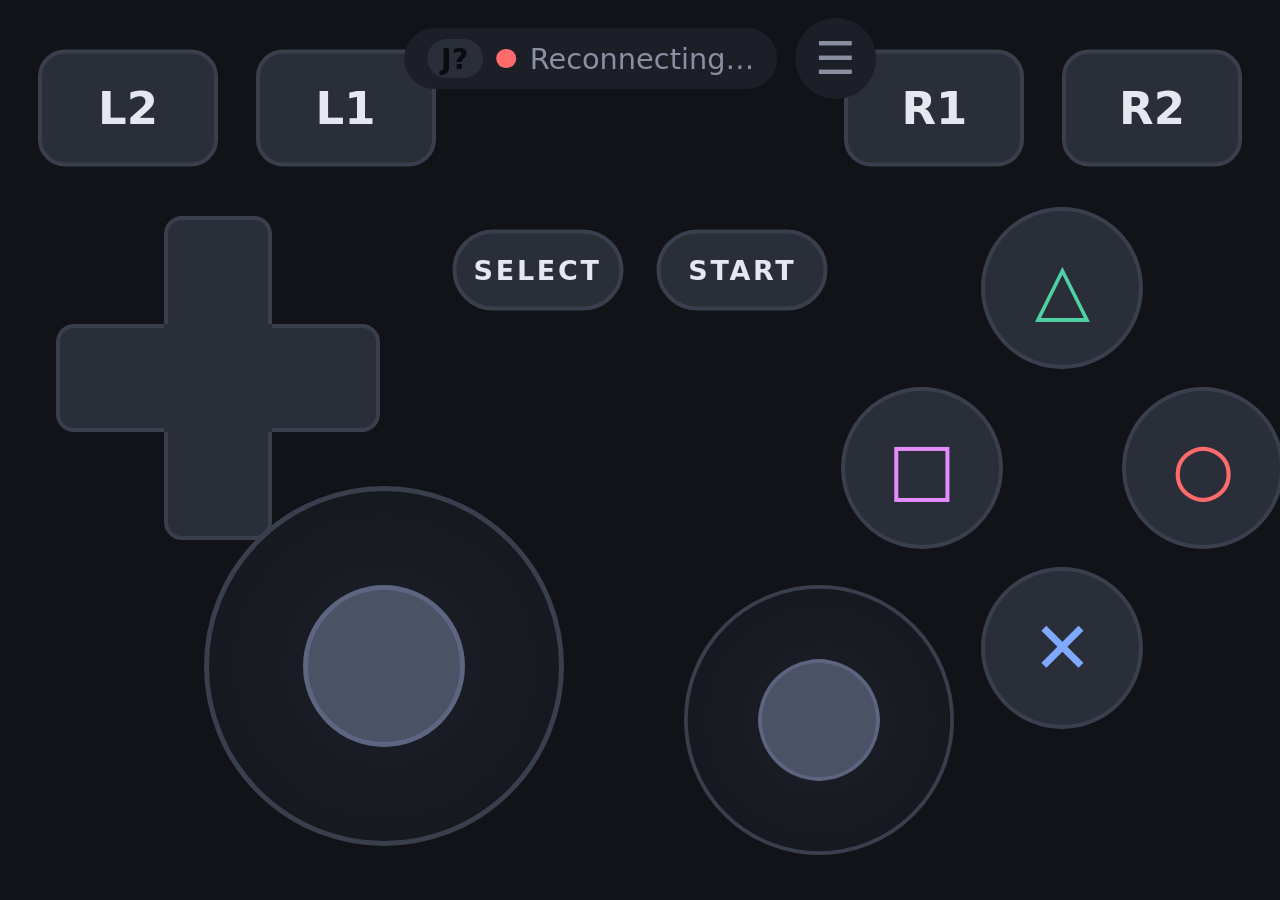
<file: public/index.html>
<!DOCTYPE html>
<html lang="en">
<head>
  <meta charset="UTF-8">
  <meta name="viewport" content="width=device-width, initial-scale=1, maximum-scale=1, user-scalable=no, viewport-fit=cover">
  <meta name="mobile-web-app-capable" content="yes">
  <meta name="apple-mobile-web-app-capable" content="yes">
  <meta name="apple-mobile-web-app-status-bar-style" content="black-translucent">
  <meta name="theme-color" content="#111318">
  <title>Web Controller</title>
  <link rel="stylesheet" href="style.css">
</head>
<body>
  <!-- Tela do PC (transmissão), atrás do HUD -->
  <canvas id="screen" class="screen"></canvas>

  <!-- HUD: cada .item é posicionado pelo app.js (layout do perfil ativo, salvo no aparelho) -->
  <main id="pad">
    <div class="item btn shoulder" data-item="LT" data-btn="LT">L2</div>
    <div class="item btn shoulder" data-item="LB" data-btn="LB">L1</div>
    <div class="item btn shoulder" data-item="RB" data-btn="RB">R1</div>
    <div class="item btn shoulder" data-item="RT" data-btn="RT">R2</div>

    <div id="dpad" class="item dpad" data-item="DPAD">
      <div class="arm up" data-dir="UP"></div>
      <div class="arm down" data-dir="DOWN"></div>
      <div class="arm left" data-dir="LEFT"></div>
      <div class="arm right" data-dir="RIGHT"></div>
      <div class="hub"></div>
    </div>

    <div class="item stick" data-item="STICK" data-stick="L">
      <div class="knob"></div>
    </div>
    <div class="item stick" data-item="RSTICK" data-stick="R">
      <div class="knob"></div>
    </div>

    <div class="item btn small" data-item="BACK" data-btn="BACK">SELECT</div>
    <div class="item btn small" data-item="START" data-btn="START">START</div>
    <div class="item btn round thumb" data-item="L3" data-btn="L3">L3</div>
    <div class="item btn round thumb" data-item="R3" data-btn="R3">R3</div>

    <!-- Botões de ação (layout PlayStation, saída Xbox) -->
    <div class="item btn round triangle" data-item="Y" data-btn="Y">△</div>
    <div class="item btn round square" data-item="X" data-btn="X">□</div>
    <div class="item btn round circle" data-item="B" data-btn="B">○</div>
    <div class="item btn round cross" data-item="A" data-btn="A">✕</div>
  </main>

  <!-- Topo: status + menu -->
  <div id="topbar" class="topbar">
    <div id="status" class="status off"><span id="slot" class="slot">J?</span><span class="dot"></span><span id="status-text">Connecting…</span></div>
    <div class="menu-btn" data-action="menu" title="Settings" data-i18n-title="menu.settings">☰</div>
  </div>

  <!-- Barra do modo de edição -->
  <div id="editbar" class="editbar bottom hidden">
    <div class="edit-title" id="edit-title" data-i18n="edit.hint">Tap a button to edit</div>
    <div class="edit-row">
      <div class="ebtn" data-action="size-down">−</div>
      <div class="ebtn" data-action="size-up">+</div>
      <div class="ebtn" data-action="opacity-down" title="More transparent" data-i18n-title="edit.opac.down">◐ −</div>
      <div class="ebtn" data-action="opacity-up" title="More opaque" data-i18n-title="edit.opac.up">◐ +</div>
      <div class="ebtn" id="toggle-ghost" data-action="toggle-ghost" title="Hidden on screen but still works" data-i18n-title="edit.ghost.title" data-i18n="edit.ghost">Invisible</div>
      <div class="ebtn" id="toggle-hide" data-action="toggle-hide" title="Removes the button (it stops working)" data-i18n-title="edit.disable.title" data-i18n="edit.disable">Disable</div>
      <div class="ebtn" data-action="bar-move" title="Move this bar" data-i18n-title="edit.move">⇅</div>
      <div class="ebtn" data-action="reset" data-i18n="edit.reset">Default</div>
      <div class="ebtn" data-action="cancel" data-i18n="edit.cancel">Cancel</div>
      <div class="ebtn primary" data-action="save" data-i18n="edit.save">Save</div>
    </div>
  </div>

  <!-- Menu de ajustes -->
  <div id="menu" class="overlay sheet-backdrop hidden" data-action="menu-close">
    <div class="sheet" data-action="noop">
      <div class="sheet-head">
        <h2 data-i18n="menu.settings">Settings</h2>
        <div class="mini-btn" data-action="menu-close" data-i18n="menu.close">✕ Close</div>
      </div>
      <div class="sheet-cols">
        <section class="sheet-col">
          <div class="sheet-label" data-i18n="menu.profile">HUD profile</div>
          <div id="profiles" class="chips"></div>
          <div class="row">
            <div class="mini-btn" data-action="profile-new" data-i18n="menu.new">+ New</div>
            <div class="mini-btn" data-action="profile-rename" data-i18n="menu.rename">Rename</div>
            <div class="mini-btn danger" id="profile-delete" data-action="profile-delete" data-i18n="menu.delete">Delete</div>
          </div>
          <div class="sheet-btn" data-action="edit" data-i18n="menu.edit">✎ Edit HUD</div>
          <div class="toggle" data-action="floating">
            <span><span data-i18n="menu.floating">Floating stick</span><small data-i18n="menu.floating.sub">appears where your finger lands (left side)</small></span>
            <span class="tg" id="tg-floating"></span>
          </div>
          <div class="sheet-btn" data-action="fullscreen" data-i18n="menu.fullscreen">⛶ Fullscreen</div>
          <div class="toggle" data-action="screen">
            <span><span data-i18n="menu.screen">PC screen as background</span><small data-i18n="menu.screen.sub">streams your computer's screen (turn it on in the PC panel)</small></span>
            <span class="tg" id="tg-screen"></span>
          </div>
          <p id="screen-note" class="sheet-note"></p>
        </section>

        <section class="sheet-col">
          <div class="sheet-label" data-i18n="vib.title">Vibration on press</div>
          <div class="segmented" id="vibra">
            <div class="seg" data-action="vibra:0" data-i18n="vib.off">Off</div>
            <div class="seg" data-action="vibra:1" data-i18n="vib.low">Low</div>
            <div class="seg" data-action="vibra:2" data-i18n="vib.mid">Medium</div>
            <div class="seg" data-action="vibra:3" data-i18n="vib.high">Strong</div>
          </div>
          <div class="toggle" data-action="game-vibra">
            <span><span data-i18n="vib.game">Game vibration</span><small data-i18n="vib.game.sub">the phone vibrates when the game rumbles</small></span>
            <span class="tg" id="tg-game-vibra"></span>
          </div>
          <div class="row"><div class="mini-btn" data-action="vibra-test" data-i18n="vib.test">📳 Test vibration</div></div>
          <p id="vibra-note" class="sheet-note"></p>

          <div class="sheet-label" data-i18n="gyro.title">Gyroscope (left stick)</div>
          <div class="segmented" id="gyro">
            <div class="seg" data-action="gyro:off" data-i18n="gyro.off">Off</div>
            <div class="seg" data-action="gyro:steer" data-i18n="gyro.steer">Steering</div>
            <div class="seg" data-action="gyro:tilt" data-i18n="gyro.tilt">Tilt</div>
          </div>
          <div class="row">
            <div class="toggle compact" data-action="gyro-invert"><span data-i18n="gyro.invert">Invert</span><span class="tg" id="tg-gyro-invert"></span></div>
            <div class="mini-btn" data-action="gyro-center" data-i18n="gyro.center">◎ Center</div>
          </div>
          <div class="stepper">
            <span><span data-i18n="gyro.range">Turn for full range</span><small data-i18n="gyro.range.sub">lower = more sensitive</small></span>
            <div class="mini-btn" data-action="gyro-range:-2">−</div>
            <b id="gyro-range-val">28°</b>
            <div class="mini-btn" data-action="gyro-range:2">+</div>
          </div>
          <div class="stepper">
            <span><span data-i18n="gyro.dead">Dead zone</span><small data-i18n="gyro.dead.sub">rotation ignored near the center</small></span>
            <div class="mini-btn" data-action="gyro-dead:-1">−</div>
            <b id="gyro-dead-val">2°</b>
            <div class="mini-btn" data-action="gyro-dead:1">+</div>
          </div>
          <p id="gyro-note" class="sheet-note"></p>
          <div id="gyro-https" class="sheet-btn hidden" data-action="open-https" data-i18n="gyro.https">🔒 Open secure link</div>
        </section>
      </div>
    </div>
  </div>

  <!-- "Achar controle" disparado pelo painel do PC -->
  <div id="find" class="overlay find hidden">
    <div id="find-label" class="find-label">JOYSTICK-1</div>
    <p data-i18n="find.sub">This is your controller</p>
  </div>

  <div id="rotate" class="overlay rotate">
    <div class="rotate-icon">⟳</div>
    <p data-i18n="rotate">Rotate your phone to landscape</p>
  </div>

  <div id="notice" class="overlay hidden" data-action="reconnect">
    <p id="notice-title"></p>
    <p id="notice-hint" class="hint"></p>
  </div>

  <!-- iPhone (Safari 18+): alternar este switch gera uma vibração curta -->
  <label id="haptic" class="haptic" aria-hidden="true"><input type="checkbox" switch tabindex="-1"></label>

  <script src="i18n.js"></script>
  <script src="app.js"></script>
</body>
</html>
</file>
<file: public/style.css>
:root {
  --bg: #111318;
  --panel: #1c1f27;
  --btn: #2a2e39;
  --btn-edge: #3a3f4d;
  --btn-pressed: #4b5266;
  --text: #e6e8ef;
  --muted: #8a90a2;
  --cross: #7fa8ff;
  --circle: #ff6b6b;
  --square: #e58cff;
  --triangle: #4fd1a5;
  --ok: #4fd1a5;
  --warn: #ffb547;
  --bad: #ff6b6b;
  --accent: #7fa8ff;
}

* {
  box-sizing: border-box;
  margin: 0;
  padding: 0;
  -webkit-tap-highlight-color: transparent;
  -webkit-touch-callout: none;
  -webkit-user-select: none;
  user-select: none;
}

html, body {
  width: 100%;
  height: 100%;
  overflow: hidden;
  overscroll-behavior: none;
  touch-action: none;
  background: var(--bg);
  color: var(--text);
  font-family: system-ui, -apple-system, "Segoe UI", Roboto, sans-serif;
}

.hidden { display: none !important; }

/* ---------- Tela do PC ---------- */
.screen {
  position: fixed;
  inset: 0;
  width: 100%;
  height: 100%;
  object-fit: contain;
  background: #000;
  pointer-events: none;
  display: none;
}
.screen.live { display: block; }

/* ---------- HUD ---------- */
#pad {
  position: fixed;
  inset: 0;
}

/* Posição (--x, --y em % da tela) e tamanho (--s) vêm do layout salvo */
.item {
  --s: 1;
  --press: 1;
  position: absolute;
  left: calc(var(--x, 50) * 1%);
  top: calc(var(--y, 50) * 1%);
  transform: translate(-50%, -50%) scale(calc(var(--s) * var(--press)));
  opacity: var(--o, 1);
}
.item.is-hidden { display: none; }
/* Invisível: some da tela mas continua recebendo toque */
.item.is-invisible { opacity: 0; }

/* ---------- Botões genéricos ---------- */
.btn {
  display: flex;
  align-items: center;
  justify-content: center;
  background: var(--btn);
  border: 0.5vmin solid var(--btn-edge);
  color: var(--text);
  font-weight: 700;
  transition: background 40ms;
}

.btn * { pointer-events: none; }

.btn.pressed {
  --press: 0.92;
  background: var(--btn-pressed);
  box-shadow: 0 0 0 0.6vmin var(--accent);
}

.shoulder {
  width: 20vmin;
  height: 13vmin;
  border-radius: 3vmin;
  font-size: 5vmin;
}

.btn.small {
  width: 19vmin;
  height: 9vmin;
  border-radius: 99px;
  font-size: 3vmin;
  letter-spacing: 0.1em;
}

.btn.round {
  width: 18vmin;
  height: 18vmin;
  border-radius: 50%;
  font-size: 8vmin;
  font-weight: 400;
}
.btn.round.thumb {
  font-size: 5vmin;
  font-weight: 700;
  color: var(--muted);
}
.triangle { color: var(--triangle); }
.square   { color: var(--square); }
.circle   { color: var(--circle); }
.cross    { color: var(--cross); }

/* ---------- D-pad ---------- */
.dpad {
  width: 36vmin;
  height: 36vmin;
}
.dpad .arm {
  position: absolute;
  background: var(--btn);
  border: 0.5vmin solid var(--btn-edge);
  pointer-events: none;
}
.dpad .up, .dpad .down {
  left: 33.33%;
  width: 33.34%;
  height: 38%;
}
.dpad .left, .dpad .right {
  top: 33.33%;
  height: 33.34%;
  width: 38%;
}
.dpad .up    { top: 0;    border-radius: 2vmin 2vmin 0 0; }
.dpad .down  { bottom: 0; border-radius: 0 0 2vmin 2vmin; }
.dpad .left  { left: 0;   border-radius: 2vmin 0 0 2vmin; }
.dpad .right { right: 0;  border-radius: 0 2vmin 2vmin 0; }
.dpad .hub {
  position: absolute;
  left: 33.33%;
  top: 33.33%;
  width: 33.34%;
  height: 33.34%;
  background: var(--btn);
  pointer-events: none;
}
.dpad .arm.pressed { background: var(--btn-pressed); border-color: var(--accent); }

/* ---------- Analógico ---------- */
.stick {
  width: 40vmin;
  height: 40vmin;
  border-radius: 50%;
  background: radial-gradient(circle, var(--panel) 0%, #161920 70%);
  border: 0.6vmin solid var(--btn-edge);
}
.knob {
  position: absolute;
  left: 50%;
  top: 50%;
  width: 18vmin;
  height: 18vmin;
  margin: -9vmin 0 0 -9vmin;
  border-radius: 50%;
  background: var(--btn-pressed);
  border: 0.6vmin solid #5d6580;
  pointer-events: none;
  will-change: transform;
}
.stick.active .knob { background: #5d6580; }
/* Analógico flutuante: aparece onde o dedo encostou, mesmo se oculto no layout */
.stick.floating { display: block !important; opacity: 0.85; transition: none; }

/* ---------- Topo: status + menu ---------- */
.topbar {
  position: fixed;
  top: max(2vmin, env(safe-area-inset-top));
  left: 50%;
  transform: translateX(-50%);
  display: flex;
  align-items: center;
  gap: 2vmin;
  z-index: 5;
}

.status {
  display: flex;
  align-items: center;
  gap: 1.5vmin;
  padding: 1.2vmin 2.5vmin;
  border-radius: 99px;
  background: var(--panel);
  font-size: 3.2vmin;
  color: var(--muted);
  white-space: nowrap;
}
.status .dot {
  width: 2.2vmin;
  height: 2.2vmin;
  border-radius: 50%;
  background: var(--bad);
}
.status.on .dot { background: var(--ok); }
.status.slow .dot { background: var(--warn); }
.slot {
  padding: 0.3vmin 1.6vmin;
  border-radius: 99px;
  background: var(--slot-color, var(--btn));
  color: #0b0c10;
  font-weight: 800;
}

.menu-btn {
  width: 9vmin;
  height: 9vmin;
  display: flex;
  align-items: center;
  justify-content: center;
  border-radius: 50%;
  background: var(--panel);
  color: var(--muted);
  font-size: 5vmin;
  font-weight: 700;
}

/* ---------- Modo de edição ---------- */
body.editing #topbar { display: none; }
body.editing #pad {
  background-image:
    linear-gradient(rgba(255, 255, 255, 0.04) 1px, transparent 1px),
    linear-gradient(90deg, rgba(255, 255, 255, 0.04) 1px, transparent 1px);
  background-size: 5% 10%;
}
/* Edição: verde = aparece na tela, vermelho = invisível (funciona), tracejado = desativado */
body.editing .item {
  outline: 0.5vmin solid #4fd1a5;
  outline-offset: 0.8vmin;
}
body.editing .item.is-invisible {
  opacity: 0.3;
  outline-color: #ff6b6b;
}
body.editing .item.is-hidden {
  outline: 0.4vmin dashed rgba(255, 255, 255, 0.25);
}
body.editing .item.is-hidden {
  display: block;
  opacity: 0.25;
}
body.editing .item.is-hidden.btn { display: flex; }
body.editing .item.selected {
  outline: 0.6vmin solid var(--accent);
  z-index: 2;
}

/* Começa embaixo (só encosta na borda dos analógicos); ⇅ alterna cima/meio/baixo */
.editbar {
  position: fixed;
  left: 50%;
  top: 50%;
  transform: translate(-50%, -50%);
  z-index: 6;
  display: flex;
  flex-direction: column;
  align-items: center;
  gap: 1vmin;
  padding: 1.5vmin 2vmin;
  border-radius: 2.5vmin;
  background: rgba(28, 31, 39, 0.95);
  border: 1px solid var(--btn-edge);
}
.editbar.top {
  top: max(1.5vmin, env(safe-area-inset-top));
  transform: translateX(-50%);
}
.editbar.bottom {
  top: auto;
  bottom: max(1.5vmin, env(safe-area-inset-bottom));
  transform: translateX(-50%);
}
.edit-title { font-size: 3vmin; color: var(--muted); white-space: nowrap; }
/* Enquanto arrasta um botão, a barra some para mostrar o que está embaixo */
body.dragging .editbar { opacity: 0.12; pointer-events: none; }
.edit-row { display: flex; flex-wrap: wrap; justify-content: center; gap: 1.2vmin; }
.ebtn {
  min-width: 8vmin;
  height: 8vmin;
  padding: 0 2vmin;
  display: flex;
  align-items: center;
  justify-content: center;
  border-radius: 1.5vmin;
  background: var(--btn);
  border: 1px solid var(--btn-edge);
  font-size: 3.2vmin;
  font-weight: 700;
  white-space: nowrap;
}
.ebtn.primary { background: var(--accent); color: #0b0c10; border-color: var(--accent); }

/* ---------- Menu ---------- */
.overlay {
  position: fixed;
  inset: 0;
  z-index: 10;
  display: flex;
  flex-direction: column;
  align-items: center;
  justify-content: center;
  gap: 3vmin;
  background: rgba(10, 11, 15, 0.96);
  text-align: center;
  font-size: 5vmin;
  padding: 6vmin;
}
.overlay .hint { color: var(--muted); font-size: 4vmin; }

.sheet-backdrop { background: rgba(10, 11, 15, 0.75); }
.sheet {
  width: min(94vw, 190vmin);
  max-height: 94vh;
  overflow-y: auto;
  overscroll-behavior: contain;
  touch-action: pan-y;
  display: flex;
  flex-direction: column;
  gap: 2vmin;
  padding: 3vmin 3.5vmin;
  border-radius: 3vmin;
  background: var(--panel);
  border: 1px solid var(--btn-edge);
  font-size: 3.8vmin;
  text-align: left;
}
.sheet h2 { font-size: 5vmin; }
.sheet-head { display: flex; justify-content: space-between; align-items: center; }
.sheet-cols { display: grid; grid-template-columns: 1fr 1fr; gap: 4vmin; }
.sheet-col { display: flex; flex-direction: column; gap: 1.8vmin; min-width: 0; }
.row { display: flex; gap: 1.5vmin; flex-wrap: wrap; align-items: center; }
.chips { display: flex; gap: 1.5vmin; flex-wrap: wrap; }
.chip {
  padding: 1.4vmin 2.6vmin;
  border-radius: 99px;
  background: var(--btn);
  border: 1px solid var(--btn-edge);
  font-weight: 700;
  font-size: 3.2vmin;
}
.chip.on { background: var(--accent); color: #0b0c10; border-color: var(--accent); }
.mini-btn {
  padding: 1.4vmin 2.6vmin;
  border-radius: 1.5vmin;
  background: var(--btn);
  border: 1px solid var(--btn-edge);
  font-weight: 700;
  font-size: 3.2vmin;
  white-space: nowrap;
}
.mini-btn.danger { color: var(--bad); }
.mini-btn.confirm { background: var(--bad); color: #12090b; }
.mini-btn.disabled { opacity: 0.35; }
.toggle {
  display: flex;
  align-items: center;
  justify-content: space-between;
  gap: 2vmin;
  padding: 1.6vmin 2.4vmin;
  border-radius: 2vmin;
  background: var(--btn);
  border: 1px solid var(--btn-edge);
  font-weight: 700;
}
.stepper {
  display: flex;
  align-items: center;
  gap: 1.5vmin;
  padding: 1.2vmin 2.4vmin;
  border-radius: 1.5vmin;
  background: var(--btn);
  border: 1px solid var(--btn-edge);
  font-size: 3.2vmin;
  font-weight: 700;
}
.stepper > span { flex: 1; }
.stepper small { display: block; font-weight: 400; color: var(--muted); font-size: 2.8vmin; }
.stepper b { min-width: 9vmin; text-align: center; }
.toggle small { display: block; font-weight: 400; color: var(--muted); font-size: 2.8vmin; }
.toggle.compact { padding: 1.2vmin 2.4vmin; font-size: 3.2vmin; }
.tg {
  flex: none;
  width: 9vmin;
  height: 5vmin;
  border-radius: 99px;
  background: #3a3f4d;
  position: relative;
}
.tg::after {
  content: "";
  position: absolute;
  top: 0.6vmin;
  left: 0.6vmin;
  width: 3.8vmin;
  height: 3.8vmin;
  border-radius: 50%;
  background: #fff;
  transition: transform 120ms;
}
.tg.on { background: var(--ok); }
.tg.on::after { transform: translateX(4vmin); }
.sheet-btn {
  padding: 2.2vmin 3vmin;
  border-radius: 2vmin;
  background: var(--btn);
  border: 1px solid var(--btn-edge);
  font-weight: 700;
}
.sheet-btn.ghost { background: transparent; text-align: center; color: var(--muted); }
.sheet-label { color: var(--muted); font-size: 3.2vmin; margin-top: 1vmin; }
.sheet-note { color: var(--warn); font-size: 3vmin; }
.sheet-note:empty { display: none; }
.segmented { display: flex; gap: 1vmin; }
.seg {
  flex: 1;
  padding: 2vmin 0;
  text-align: center;
  border-radius: 1.5vmin;
  background: var(--btn);
  border: 1px solid var(--btn-edge);
  font-weight: 700;
  font-size: 3.2vmin;
}
.seg.on { background: var(--accent); color: #0b0c10; border-color: var(--accent); }

/* ---------- Achar controle ---------- */
.find {
  background: var(--find-color, var(--accent));
  color: #0b0c10;
  font-weight: 800;
  animation: blink 0.4s steps(2, jump-none) 6;
}
.find-label { font-size: 14vmin; letter-spacing: 0.04em; }
@keyframes blink { 50% { background: var(--bg); color: var(--find-color, var(--accent)); } }

/* ---------- Avisos ---------- */
.rotate { display: none; }
.rotate-icon { font-size: 20vmin; }

@media (orientation: portrait) {
  .rotate { display: flex; }
}

/* Switch escondido usado para vibrar no iPhone */
.haptic {
  position: fixed;
  left: -100px;
  top: 0;
  width: 1px;
  height: 1px;
  opacity: 0;
  pointer-events: none;
}
</file>
